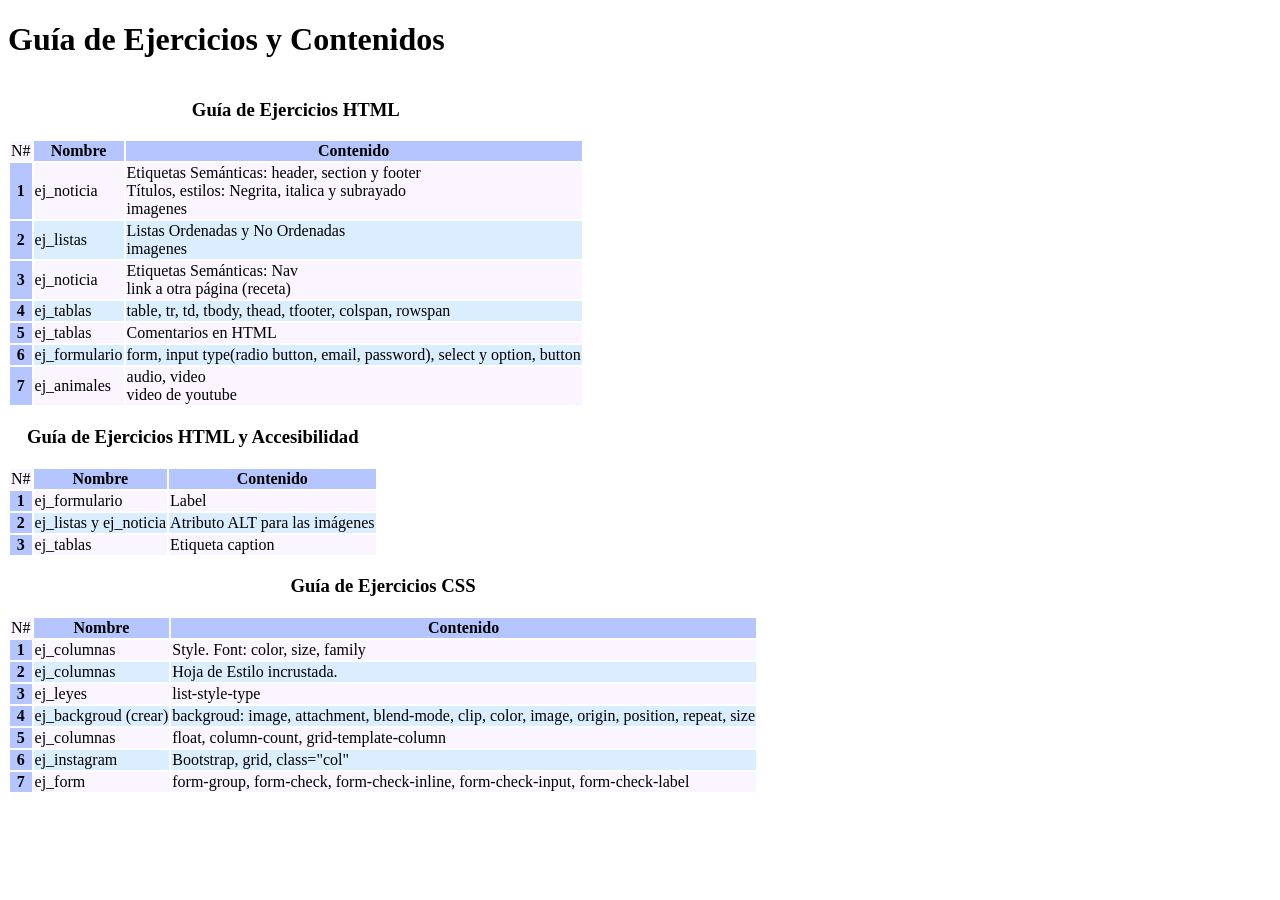
<file: index.html>
<!DOCTYPE html>
<html lang="es">
<head>
    <meta charset="UTF-8">
    <title>Guía de Ejercicios y Contenidos</title>
    <style>
        body{font-family: Calibri; align-self: center}
        table th {background-color: #b4c5ff; }

        table tr:nth-child(odd) {background-color: #faf5ff;}

        table tr:nth-child(even) {background-color: #dbeeff;}
    </style>
</head>
<body>
<h1>Guía de Ejercicios y Contenidos</h1>
<table>
    <caption><h3>Guía de Ejercicios HTML</h3></caption>
    <thead>
    <tr>
        <td>N#</td>
        <th>Nombre</th>
        <th>Contenido</th>
    </tr>
    </thead>
    <tbody>
    <tr>
        <th>1</th>
        <td>ej_noticia</td>
        <td>Etiquetas Semánticas: header, section y footer
            <br> Títulos, estilos: Negrita, italica y subrayado <br> imagenes </td>
    </tr>
    <tr>
        <th>2</th>
        <td>ej_listas</td>
        <td>Listas Ordenadas y No Ordenadas <br> imagenes</td>
    </tr>
    <tr>
        <th>3</th>
        <td>ej_noticia</td>
        <td>Etiquetas Semánticas: Nav <br> link a otra página (receta)</td>
    </tr>
    <tr>
        <th>4</th>
        <td>ej_tablas</td>
        <td>table, tr, td, tbody, thead, tfooter, colspan, rowspan</td>
    </tr>
    <tr>
        <th>5</th>
        <td>ej_tablas</td>
        <td>Comentarios en HTML</td>
    </tr>
    <tr>
        <th>6</th>
        <td>ej_formulario</td>
        <td>form, input type(radio button, email, password), select y option, button</td>
    </tr>

    <tr>
        <th>7</th>
        <td>ej_animales</td>
        <td>audio, video <br>
        video de youtube</td>
    </tr>
    </tbody>
</table>

<table>
    <caption><h3>Guía de Ejercicios HTML y Accesibilidad</h3></caption>
    <thead>
    <tr>
        <td>N#</td>
        <th>Nombre</th>
        <th>Contenido</th>
    </tr>
    </thead>
    <tbody>
    <tr>
        <th>1</th>
        <td>ej_formulario</td>
        <td>Label</td>
    </tr>
    <tr>
        <th>2</th>
        <td>ej_listas y ej_noticia</td>
        <td>Atributo ALT para las imágenes</td>
    </tr>
    <tr>
        <th>3</th>
        <td>ej_tablas</td>
        <td>Etiqueta caption</td>
    </tr>
    </tbody>
</table>

<table>
    <caption><h3>Guía de Ejercicios CSS</h3></caption>
    <thead>
    <tr>
        <td>N#</td>
        <th>Nombre</th>
        <th>Contenido</th>
    </tr>
    </thead>
    <tbody>
    <tr>
        <th>1</th>
        <td>ej_columnas</td>
        <td>Style. Font: color, size, family</td>
    </tr>
    <tr>
        <th>2</th>
        <td>ej_columnas</td>
        <td>Hoja de Estilo incrustada.</td>
    </tr>
    <tr>
        <th>3</th>
        <td>ej_leyes</td>
        <td>list-style-type</td>
    </tr>
    <tr>
        <th>4</th>
        <td>ej_backgroud (crear)</td>
        <td>backgroud: image, attachment, blend-mode, clip, color, image, origin, position, repeat, size</td>
    </tr>
    <tr>
        <th>5</th>
        <td>ej_columnas</td>
        <td>float, column-count, grid-template-column</td>
    </tr>
    <tr>
        <th>6</th>
        <td>ej_instagram</td>
        <td>Bootstrap, grid, class="col"</td>
    </tr>

    <tr>
        <th>7</th>
        <td>ej_form</td>
        <td>form-group, form-check, form-check-inline, form-check-input, form-check-label</td>
    </tr>
    </tbody>
</table>
</body>
</html>
</file>
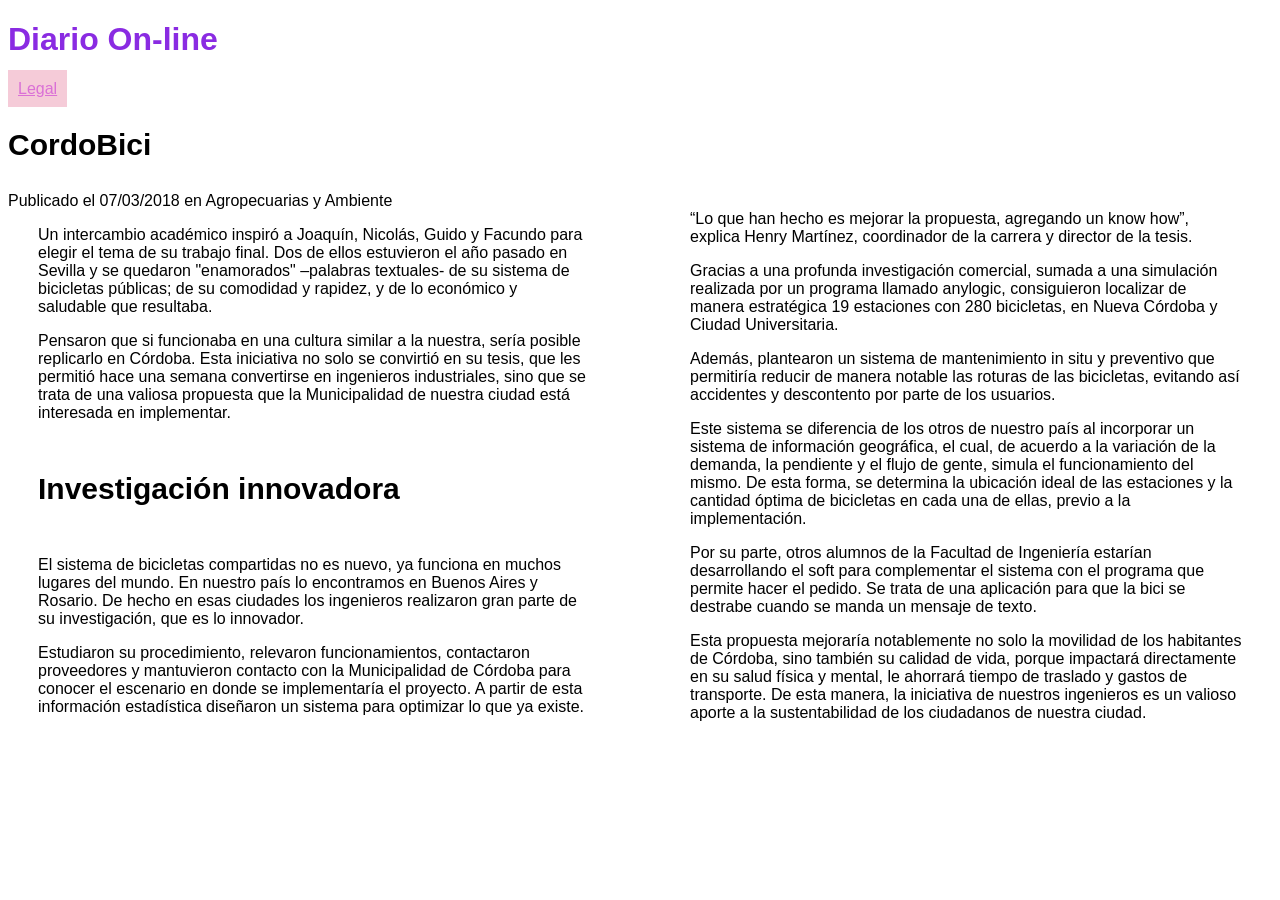
<file: Ejercicios-CSS/ej_columnas.html>
<!DOCTYPE html>
<html lang="es">
<head>
    <meta charset="UTF-8">
    <title>Ejercicio Columnas</title>
    <style>
        #tituloPrincipal{color: blueviolet;}

        .tituloNoticia{font-size: 30px;}

        body{font-family: Tahoma, Arial;}

        a:link, a:visited {
            color: orchid;
        }
        a:hover{
            font-size: 1.4em;
        }
        a:active{
            font-weight: bold;
        }

        article{
            column-count: 2;
            column-gap: 100px;
            margin: 0 30px;
        }

        a{
            background-color: #f5cbd8;
            padding: 10px;
        }
        a:hover{
            background-color: #e0529e;
            -webkit-transition: background-color 1s linear;
            transition: background-color 1s linear;
        }
    </style>
</head>
<body>
<!--Cree los estilos CSS necesarios para que el texto se visualice en 2 columnas-->
<header>
    <h1 id="tituloPrincipal">Diario On-line</h1>
</header>
<a href="ej_leyes.html" target="_blank">Legal</a>
<section>
    <h3 class="tituloNoticia" >CordoBici</h3>
    Publicado el 07/03/2018 en Agropecuarias y Ambiente
    <article>
        <div class="columna1">
            <p>
                Un intercambio académico inspiró a Joaquín, Nicolás, Guido y Facundo para elegir el tema de su trabajo final.
                Dos de ellos estuvieron el año pasado en Sevilla y se quedaron "enamorados" –palabras textuales- de su
                sistema de bicicletas públicas; de su comodidad y rapidez, y de lo económico y saludable que resultaba.
            </p>

            <p>
                Pensaron que si funcionaba en una cultura similar a la nuestra, sería posible replicarlo en Córdoba.
                Esta iniciativa no solo se convirtió en su tesis, que les permitió hace una semana convertirse en ingenieros
                industriales, sino que se trata de una valiosa propuesta que la Municipalidad de nuestra ciudad está
                interesada en implementar.
            </p>

            <h5 class="tituloNoticia">Investigación innovadora</h5>

            <p>
                El sistema de bicicletas compartidas no es nuevo, ya funciona en muchos lugares del mundo. En nuestro país
                lo encontramos en Buenos Aires y Rosario. De hecho en esas ciudades los ingenieros realizaron gran parte de
                su investigación, que es lo innovador.
            </p>

            <p>
                Estudiaron su procedimiento, relevaron funcionamientos, contactaron proveedores y mantuvieron contacto con
                la Municipalidad de Córdoba para conocer el escenario en donde se implementaría el proyecto.  A partir de
                esta información estadística diseñaron un sistema para optimizar lo que ya existe. “Lo que han hecho es
                mejorar la propuesta, agregando un know how”, explica Henry Martínez, coordinador de la carrera y director
                de la tesis.
            </p>
        </div>
        <div class="columna2">
            <p>
                Gracias a una profunda investigación comercial, sumada a una simulación realizada por un programa llamado
                anylogic, consiguieron localizar de manera estratégica 19 estaciones con 280 bicicletas, en Nueva Córdoba y
                Ciudad Universitaria.
            </p>

            <p>
                Además, plantearon un sistema de mantenimiento in situ y preventivo que permitiría reducir de manera notable
                las roturas de las bicicletas, evitando así accidentes y descontento por parte de los usuarios.
            </p>

            <p>
                Este sistema se diferencia de los otros de nuestro país al incorporar un sistema de información geográfica,
                el cual, de acuerdo a la variación de la demanda, la pendiente y el flujo de gente, simula el funcionamiento
                del mismo. De esta forma, se determina la ubicación ideal de las estaciones y la cantidad óptima de
                bicicletas en cada una de ellas, previo a la implementación.
            </p>

            <p>
                Por su parte, otros alumnos de la Facultad de Ingeniería estarían desarrollando el soft para complementar
                el sistema con el programa que permite hacer el pedido.  Se trata de una aplicación para que la bici se
                destrabe cuando se manda un mensaje de texto.
            </p>

            <p>
                Esta propuesta mejoraría notablemente no solo la movilidad de los habitantes de Córdoba, sino también su
                calidad de vida, porque impactará directamente en su salud física y mental, le ahorrará tiempo de traslado
                y gastos de transporte. De esta manera, la iniciativa de nuestros ingenieros es un valioso aporte a la
                sustentabilidad de los ciudadanos de nuestra ciudad.
            </p>
        </div>
    </article>
</section>

</body>
</html>
</file>
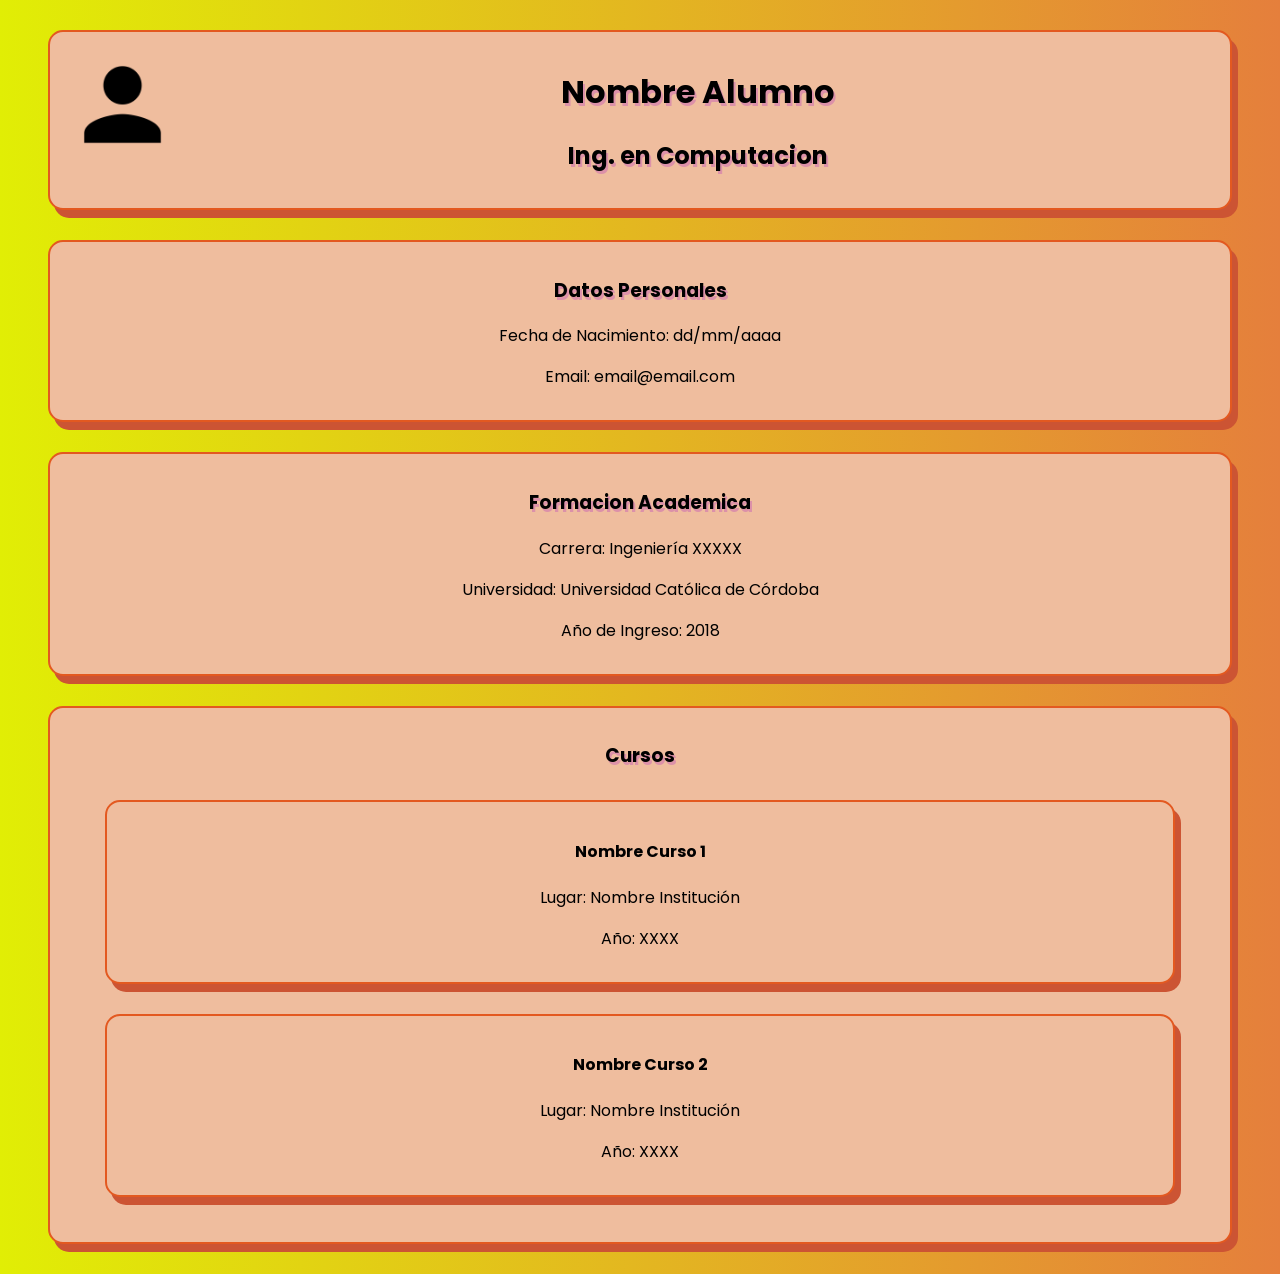
<file: Ejercicios-CSS/ej_cv.html>
<!DOCTYPE html>
<html lang="es">
<head>
    <meta charset="UTF-8">
    <title>CV Nombre Apellido</title>
    <link rel="preconnect" href="https://fonts.googleapis.com">
    <link rel="preconnect" href="https://fonts.gstatic.com" crossorigin>
    <link href="https://fonts.googleapis.com/css2?family=Poppins:wght@300;500&display=swap" rel="stylesheet">
    <link rel="shortcut icon" href="imagenes/favicon.png">
    <link rel="stylesheet" href="estiloCV.css" type="text/css">

</head>
<body>

<div>
    <img id="usuario" src="imagenes/logo_persona.png">
    <h1 class="tituloPrincipal">Nombre Alumno</h1>
    <h2>Ing. en Computacion</h2>
</div>

<div>
    <h3>Datos Personales</h3>
    <p><span>Fecha de Nacimiento:</span> dd/mm/aaaa</p>
    <p><span>Email:</span> email@email.com</p>
</div>

<div>
    <h3>Formacion Academica</h3>
    <p><span>Carrera:</span> Ingeniería XXXXX</p>
    <p><span>Universidad:</span> Universidad Católica de Córdoba</p>
    <p><span>Año de Ingreso:</span> 2018</p>
</div>

<div>
    <h3>Cursos</h3>

    <div>
        <h4>Nombre Curso 1</h4>
        <p><span>Lugar:</span> Nombre Institución</p>
        <p><span>Año:</span> XXXX </p>
    </div>

    <div>
        <h4>Nombre Curso 2</h4>
        <p><span>Lugar:</span> Nombre Institución</p>
        <p><span>Año:</span> XXXX </p>
    </div>
</div>

</body>
</html>
</file>
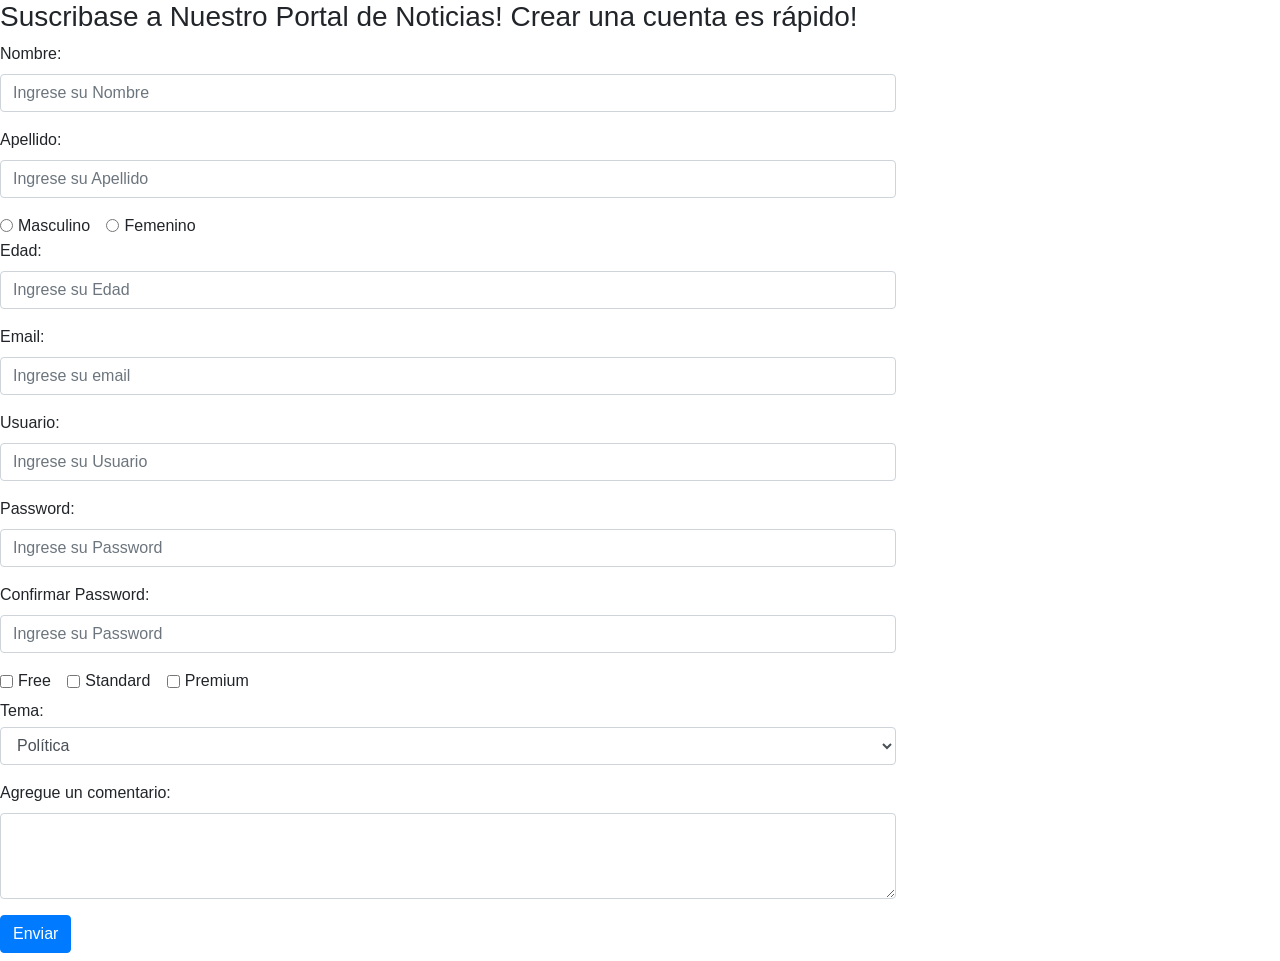
<file: Ejercicios-CSS/ej_formulario.html>
<!DOCTYPE html>
<html lang="es">
<head>
    <meta charset="UTF-8">
    <title>Ejercicio Formulario</title>
    <link rel="stylesheet" href="https://stackpath.bootstrapcdn.com/bootstrap/4.1.3/css/bootstrap.min.css" integrity="sha384-MCw98/SFnGE8fJT3GXwEOngsV7Zt27NXFoaoApmYm81iuXoPkFOJwJ8ERdknLPMO" crossorigin="anonymous">

    <script src="https://code.jquery.com/jquery-3.3.1.slim.min.js" integrity="sha384-q8i/X+965DzO0rT7abK41JStQIAqVgRVzpbzo5smXKp4YfRvH+8abtTE1Pi6jizo" crossorigin="anonymous"></script>
    <script src="https://cdnjs.cloudflare.com/ajax/libs/popper.js/1.14.3/umd/popper.min.js" integrity="sha384-ZMP7rVo3mIykV+2+9J3UJ46jBk0WLaUAdn689aCwoqbBJiSnjAK/l8WvCWPIPm49" crossorigin="anonymous"></script>
    <script src="https://stackpath.bootstrapcdn.com/bootstrap/4.1.3/js/bootstrap.min.js" integrity="sha384-ChfqqxuZUCnJSK3+MXmPNIyE6ZbWh2IMqE241rYiqJxyMiZ6OW/JmZQ5stwEULTy" crossorigin="anonymous"></script>

    <style>
        form{
            width: 70%;
        }
    </style>
</head>
<body>
<h3>Suscribase a Nuestro Portal de Noticias! Crear una cuenta es rápido!</h3>
<div>
    <form>
        <div class="form-group">
            <label for="input_nombre">Nombre:</label>
            <input type="text" class="form-control" id="input_nombre" aria-describedby="nombre" placeholder="Ingrese su Nombre">
        </div>
        <div class="form-group">
            <label for="input_apellido">Apellido:</label>
            <input type="text" class="form-control" id="input_apellido" aria-describedby="apellido" placeholder="Ingrese su Apellido">
        </div>

        <div class="form-check form-check-inline">
            <input class="form-check-input" type="radio" name="radioButton_sexo" id="sexoM" value="masculino">
            <label class="form-check-label" for="sexoM">Masculino</label>
        </div>
        <div class="form-check form-check-inline">
            <input class="form-check-input" type="radio" name="radioButton_sexo" id="sexoF" value="femenino">
            <label class="form-check-label" for="sexoF">Femenino</label>
        </div>

        <div class="form-group">
            <label for="input_edad">Edad:</label>
            <input type="text" class="form-control" id="input_edad" aria-describedby="edad" placeholder="Ingrese su Edad">
        </div>

        <div class="form-group">
            <label for="input_nombre">Email:</label>
            <input type="email" class="form-control" id="input_email" aria-describedby="email" placeholder="Ingrese su email">
        </div>

        <div class="form-group">
            <label for="input_usuario">Usuario:</label>
            <input type="text" class="form-control" id="input_usuario" aria-describedby="usuario" placeholder="Ingrese su Usuario">
        </div>
        <div class="form-group">
            <label for="input_password">Password:</label>
            <input type="password" class="form-control" id="input_password" aria-describedby="password" placeholder="Ingrese su Password">
        </div>
        <div class="form-group">
            <label for="input_conf-password">Confirmar Password:</label>
            <input type="password" class="form-control" id="input_conf-password" aria-describedby="confirmar password" placeholder="Ingrese su Password">
        </div>

        <div class="form-check form-check-inline">
            <input class="form-check-input" type="checkbox" id="chk_free" value="free">
            <label class="form-check-label" for="chk_free">Free</label>
        </div>
        <div class="form-check form-check-inline">
            <input class="form-check-input" type="checkbox" id="chk_standard" value="standard">
            <label class="form-check-label" for="chk_standard">Standard</label>
        </div>
        <div class="form-check form-check-inline">
            <input class="form-check-input" type="checkbox" id="chk_premium" value="premium">
            <label class="form-check-label" for="chk_premium">Premium</label>
        </div>

        <div class="form-group">
            <label class="my-1 mr-2" for="input_tema">Tema:</label>
            <select class="form-control" id="input_tema">
                <option>Política</option>
                <option>Negocios</option>
                <option>Tecnología</option>
                <option>Salud</option>
            </select>
        </div>

        <div class="form-group">
            <label for="textarea_comentario">Agregue un comentario:</label>
            <textarea class="form-control" id="textarea_comentario" rows="3"></textarea>
        </div>

        <button type="submit" class="btn btn-primary mb-2">Enviar</button>
    </form>
</div>
</body>
</html>
</file>
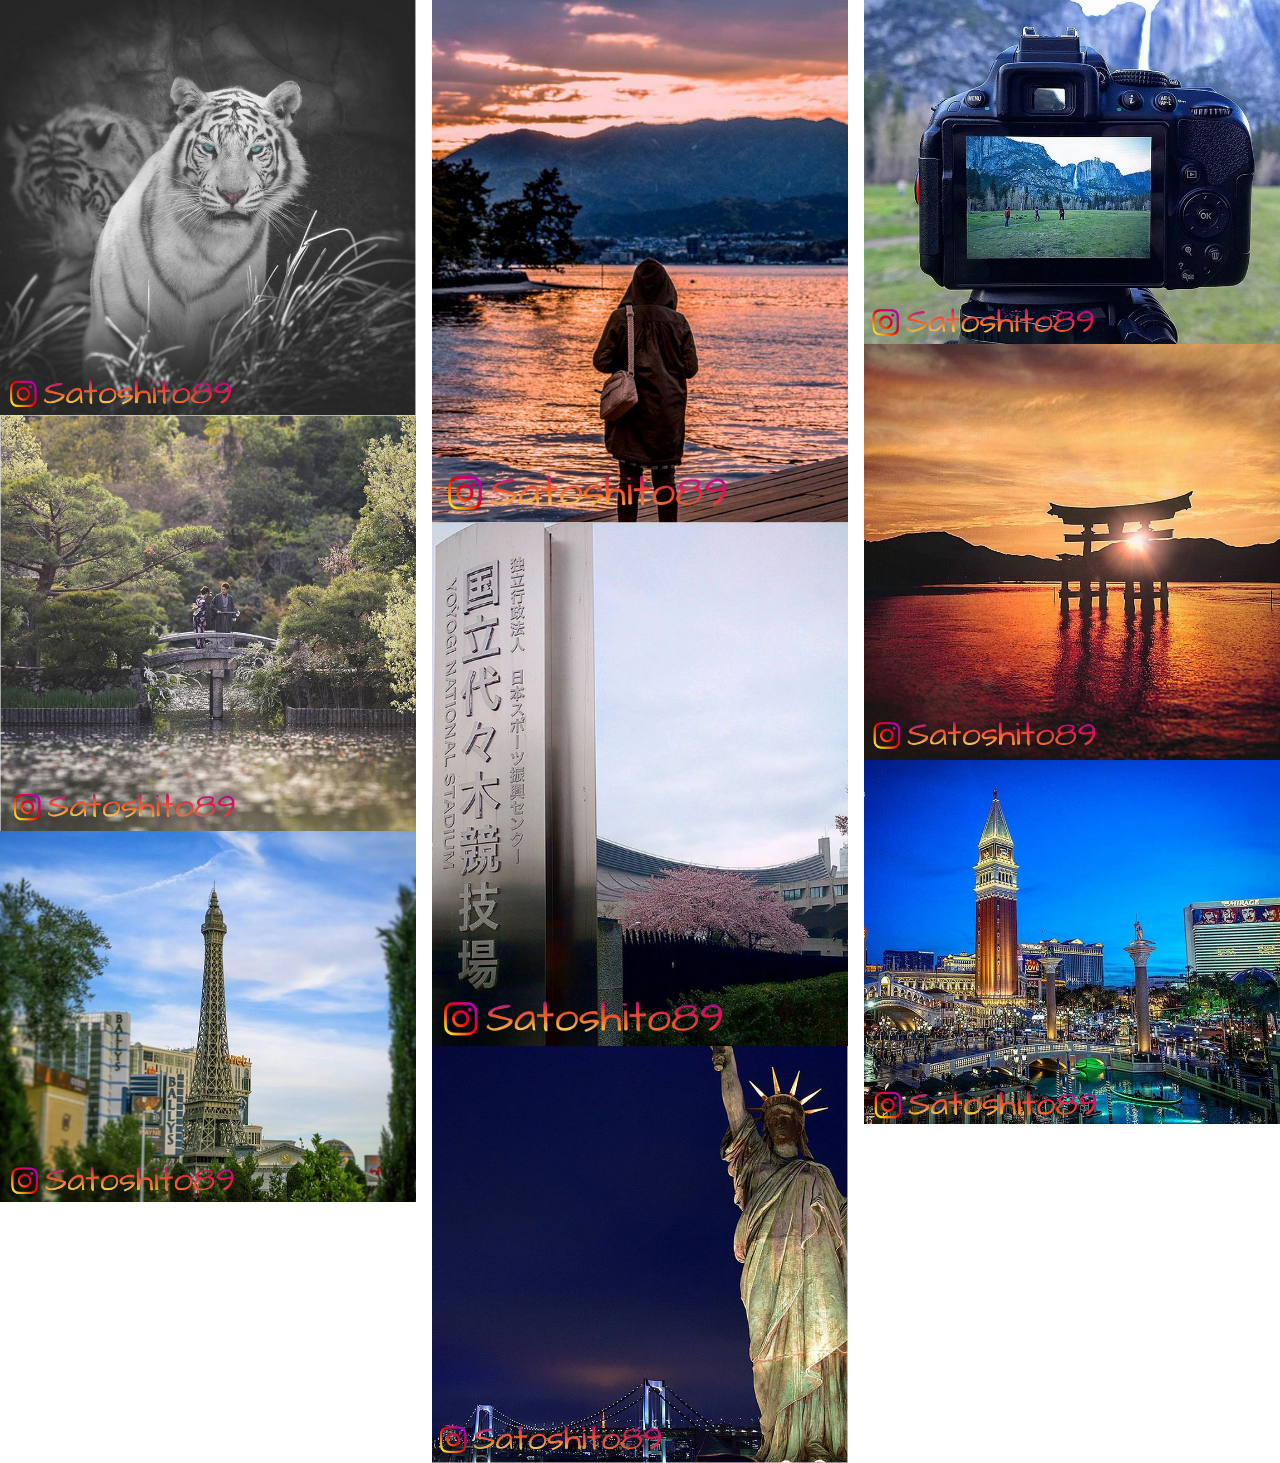
<file: Ejercicios-CSS/ej_instagram.html>
<!DOCTYPE html>
<html lang="en">
<head>
    <meta charset="UTF-8">
    <title>Instagram</title>
    <link href="https://cdn.jsdelivr.net/npm/bootstrap@5.2.0-beta1/dist/css/bootstrap.min.css" rel="stylesheet" integrity="sha384-0evHe/X+R7YkIZDRvuzKMRqM+OrBnVFBL6DOitfPri4tjfHxaWutUpFmBp4vmVor" crossorigin="anonymous">
    <meta name="viewport" content="width=device-width, user-scalable=no">
    <script src="https://cdn.jsdelivr.net/npm/bootstrap@5.2.0-beta1/dist/js/bootstrap.bundle.min.js" integrity="sha384-pprn3073KE6tl6bjs2QrFaJGz5/SUsLqktiwsUTF55Jfv3qYSDhgCecCxMW52nD2" crossorigin="anonymous"></script>
    <style>
        @media (max-width: 600px) {
            body{
                column-count: 1;
            }
        }
        
        @media (min-width: 601px) {
            body{
                column-count: 3;
            }
        }

        img{
            width: 100%;
        }
    </style>
    </head>
<body>

<div>
    <div>
        <img src="imagenes/satoshito89_01.png">
    </div>
    <div>
        <img src="imagenes/satoshito89_02.png">
    </div>
    <div>
        <img src="imagenes/satoshito89_03.png">
    </div>
</div>

<div>
    <div>
        <img src="imagenes/satoshito89_04.png">
    </div>
    <div>
        <img src="imagenes/satoshito89_05.png">
    </div>
    <div>
        <img src="imagenes/satoshito89_06.png">
    </div>
</div>

<div>
    <div>
        <img src="imagenes/satoshito89_07.png">
    </div>
    <div>
        <img src="imagenes/satoshito89_08.png">
    </div>
    <div>
        <img src="imagenes/satoshito89_09.png">
    </div>
</div>
</body>
</html>
</file>
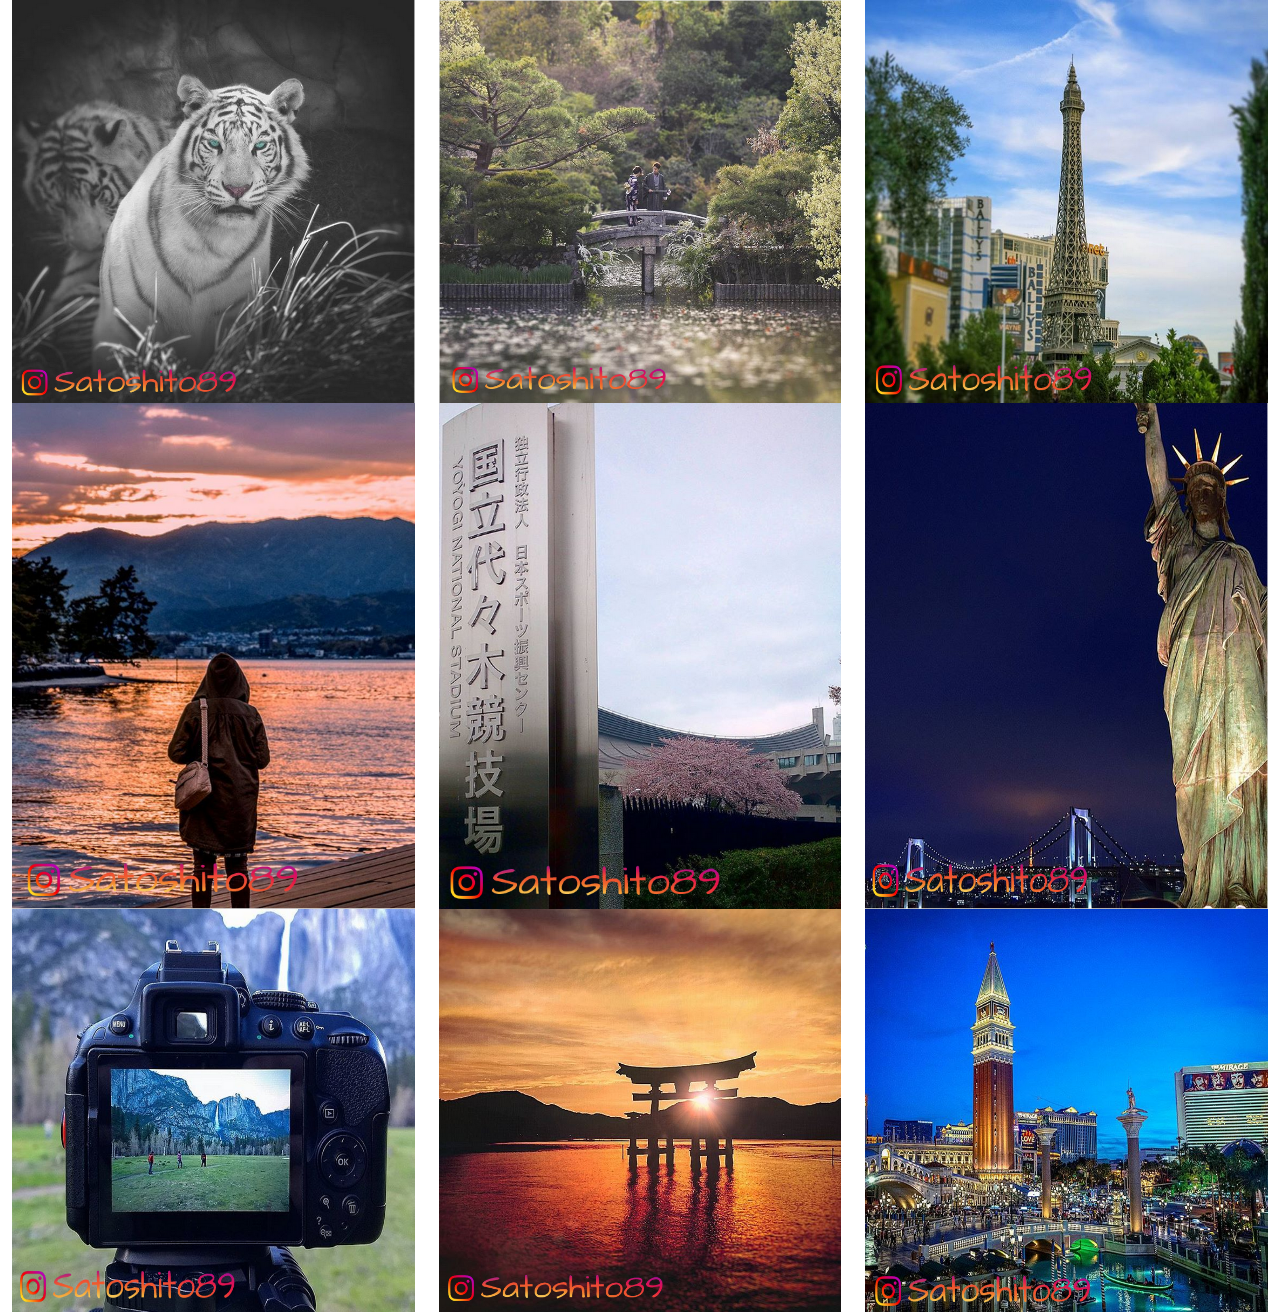
<file: Ejercicios-CSS/ej_instagram2.html>
<!DOCTYPE html>
<html lang="en">
<head>
    <meta charset="UTF-8">
    <title>Instagram</title>
    <link href="https://cdn.jsdelivr.net/npm/bootstrap@5.2.0-beta1/dist/css/bootstrap.min.css" rel="stylesheet" integrity="sha384-0evHe/X+R7YkIZDRvuzKMRqM+OrBnVFBL6DOitfPri4tjfHxaWutUpFmBp4vmVor" crossorigin="anonymous">
    <meta name="viewport" content="width=device-width, user-scalable=no">
    <script src="https://cdn.jsdelivr.net/npm/bootstrap@5.2.0-beta1/dist/js/bootstrap.bundle.min.js" integrity="sha384-pprn3073KE6tl6bjs2QrFaJGz5/SUsLqktiwsUTF55Jfv3qYSDhgCecCxMW52nD2" crossorigin="anonymous"></script>
    <style>
        img{
            width: 100%;
            height: 100%;
        }
    </style>
    </head>
<body>

<div class="container-fluid">
    <div class="row">
        <div class="col-md-4 col-sm-12">
            <img src="imagenes/satoshito89_01.png">
        </div>
        <div class="col-md-4 col-sm-12">
            <img src="imagenes/satoshito89_02.png">
        </div>
        <div class="col-md-4 col-sm-12">
            <img src="imagenes/satoshito89_03.png">
        </div>
    </div>

    <div class="row">
        <div class="col-md-4 col-sm-12">
            <img src="imagenes/satoshito89_04.png">
        </div>
        <div class="col-md-4 col-sm-12">
            <img src="imagenes/satoshito89_05.png">
        </div>
        <div class="col-md-4 col-sm-12">
            <img src="imagenes/satoshito89_06.png">
        </div>
    </div>

    <div class="row">
        <div class="col-md-4 col-sm-12">
            <img src="imagenes/satoshito89_07.png">
        </div>
        <div class="col-md-4 col-sm-12">
            <img src="imagenes/satoshito89_08.png">
        </div>
        <div class="col-md-4 col-sm-12">
            <img src="imagenes/satoshito89_09.png">
        </div>
    </div>
</div>
</body>
</html>
</file>
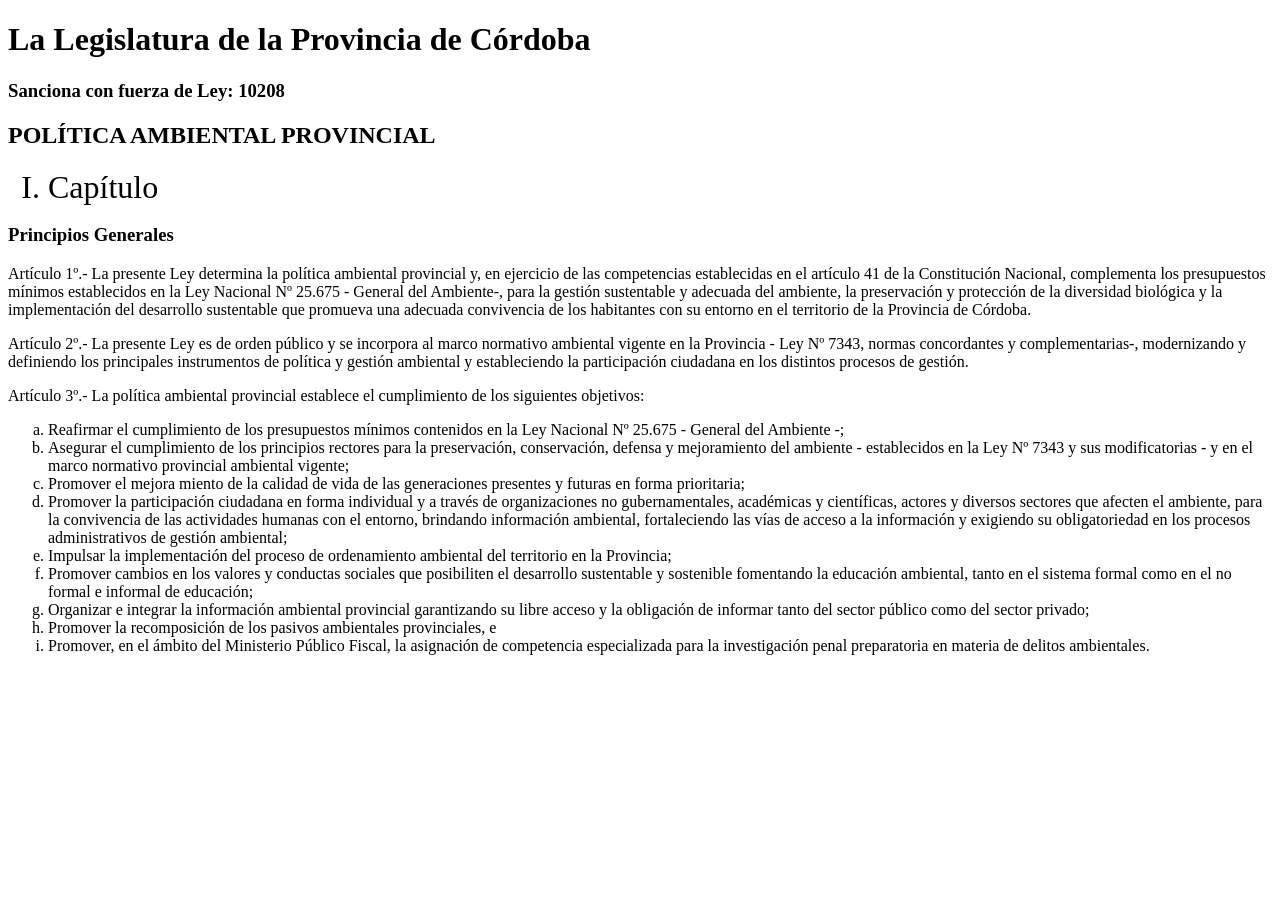
<file: Ejercicios-CSS/ej_leyes.html>
<!DOCTYPE html>
<html lang="en">
<head>
    <meta charset="UTF-8">
    <title>Ley 10.208 - Política Ambiental Provincial</title>
    <style>
        ol.titulo li{
            list-style-type: upper-roman;
            font-size: 2em;
        }
        ol.subitems li{
            list-style-type: lower-alpha;
        }
    </style>
</head>
<body>
<h1>La Legislatura de la Provincia de Córdoba</h1>
<h3>Sanciona con fuerza de Ley: 10208</h3>
<h2>POLÍTICA AMBIENTAL PROVINCIAL</h2>

<ol class="titulo">
    <li>Capítulo</li>
</ol>

<h3>Principios Generales</h3>
<p><span>Artículo 1º.-</span> La  presente  Ley  determina  la  política  ambiental  provincial  y,  en
    ejercicio de las competencias establecidas en el artículo 41 de la
    Constitución  Nacional,  complementa  los  presupuestos  mínimos establecidos en la Ley Nacional Nº 25.675 -
    General del Ambiente-, para  la  gestión  sustentable  y  adecuada  del  ambiente, la  preservación  y
    protección  de  la  diversidad  biológica  y  la implementación  del  desarrollo  sustentable  que  promueva  una
    adecuada  convivencia  de  los  habitantes  con  su  entorno  en  el territorio de la Provincia de Córdoba.
</p>
<p>
    <span>Artículo 2º.-</span> La  presente  Ley  es  de  orden  público  y  se  incorpora  al  marco
    normativo  ambiental  vigente  en  la  Provincia - Ley  Nº 7343, normas   concordantes   y   complementarias-,
    modernizando   y definiendo  los  principales  instrumentos  de  política  y  gestión
    ambiental  y  estableciendo  la  participación  ciudadana en  los distintos procesos de gestión.
</p>
<p>
    <span>Artículo 3º.-</span> La política ambiental provincial establece el cumplimiento de los
    siguientes objetivos:
<ol class="subitems">
    <li>Reafirmar   el   cumplimiento   de   los   presupuestos   mínimos contenidos   en   la   Ley   Nacional   Nº 25.675
        - General   del Ambiente -;</li>
    <li>
        Asegurar  el  cumplimiento  de  los  principios  rectores  para  la preservación,   conservación,   defensa   y
        mejoramiento   del ambiente - establecidos en la Ley Nº 7343 y sus modificatorias -
        y en el marco normativo provincial ambiental vigente;
    </li>
    <li>
        Promover  el  mejora miento  de  la  calidad  de  vida  de  las generaciones presentes y futuras en forma prioritaria;
    </li>
    <li>
        Promover la participación ciudadana en forma individual y a través  de  organizaciones  no  gubernamentales,
        académicas  y científicas,   actores   y   diversos   sectores   que   afecten   el ambiente, para la convivencia
        de las actividades humanas con el  entorno,  brindando  información  ambiental,  fortaleciendo las vías de acceso
        a la información y exigiendo su obligatoriedad  en  los  procesos  administrativos  de  gestión ambiental;
    </li>
    <li>
        Impulsar  la  implementación  del  proceso  de  ordenamiento ambiental del territorio en la Provincia;
    </li>
    <li>
        Promover  cambios  en  los  valores  y  conductas  sociales  que
        posibiliten el desarrollo sustentable y sostenible fomentando la
        educación ambiental, tanto en el sistema formal como en el no formal e informal de educación;
    </li>
    <li>
        Organizar  e  integrar  la  información  ambiental  provincial
        garantizando su libre acceso y la obligación de informar tanto del sector público como del sector privado;
    </li>
    <li>
        Promover   la   recomposición   de   los   pasivos   ambientales provinciales, e
    </li>
    <li>
        Promover, en  el  ámbito  del  Ministerio  Público  Fiscal, la asignación de competencia especializada
        para la investigación   penal   preparatoria   en   materia   de   delitos ambientales.
    </li>
</ol>
</p>
</body>
</html>
</file>
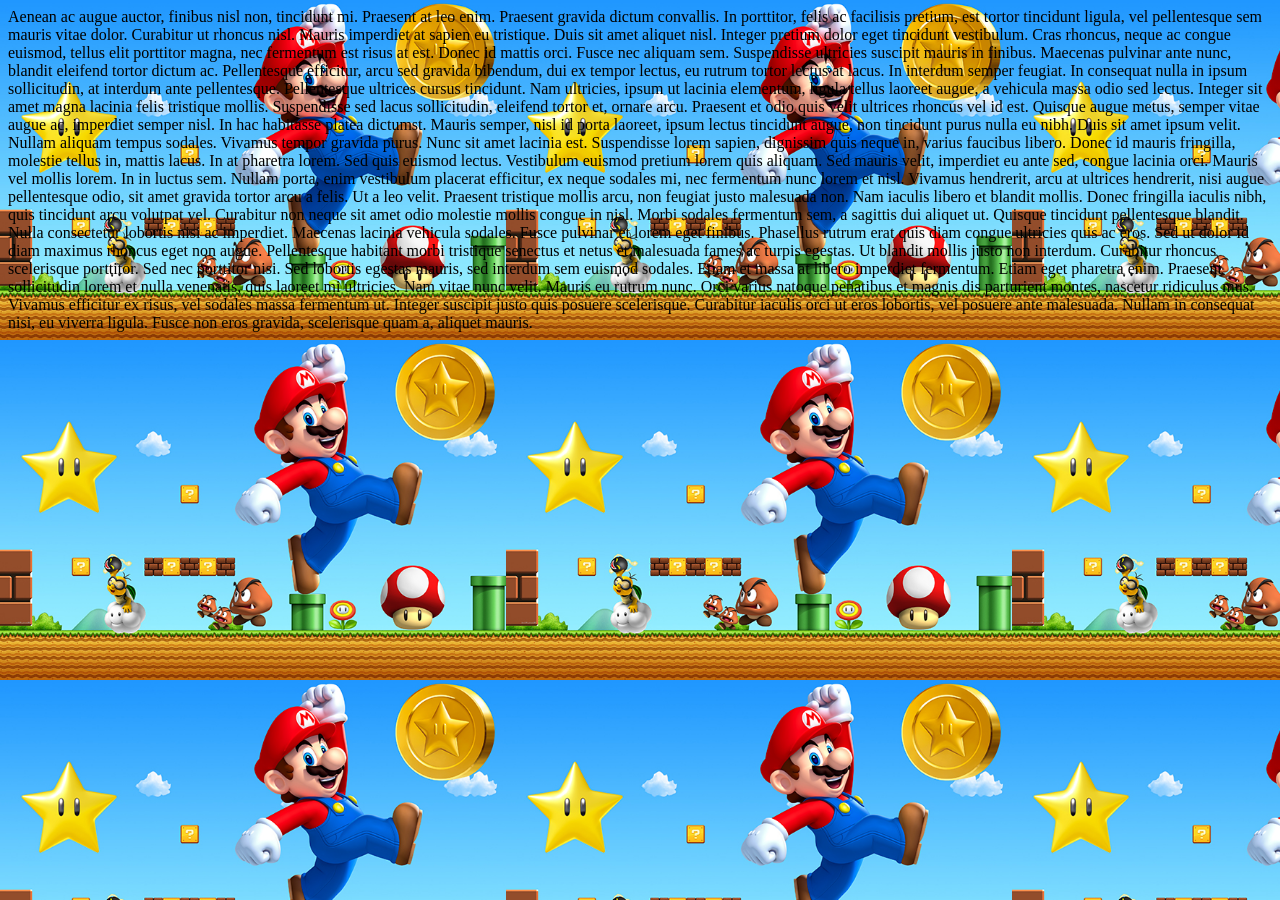
<file: Ejercicios-CSS/fondo.html>
<!DOCTYPE html>
<html lang="en">
<head>
    <meta charset="UTF-8">
    <title>Title</title>
  <style>
    body{
      background-color: #7bd3e7;
      background-image: url("imagenes/fondo_mario.jpg");
      background-repeat: repeat;
      background-size: contain;
        background-attachment: scroll;
    }
  </style>
</head>
<body>

Aenean ac augue auctor, finibus nisl non, tincidunt mi. Praesent at leo enim. Praesent gravida dictum convallis. In porttitor, felis ac facilisis pretium, est tortor tincidunt ligula, vel pellentesque sem mauris vitae dolor. Curabitur ut rhoncus nisl. Mauris imperdiet at sapien eu tristique. Duis sit amet aliquet nisl. Integer pretium dolor eget tincidunt vestibulum. Cras rhoncus, neque ac congue euismod, tellus elit porttitor magna, nec fermentum est risus at est. Donec id mattis orci. Fusce nec aliquam sem. Suspendisse ultricies suscipit mauris in finibus. Maecenas pulvinar ante nunc, blandit eleifend tortor dictum ac. Pellentesque efficitur, arcu sed gravida bibendum, dui ex tempor lectus, eu rutrum tortor lectus at lacus.

In interdum semper feugiat. In consequat nulla in ipsum sollicitudin, at interdum ante pellentesque. Pellentesque ultrices cursus tincidunt. Nam ultricies, ipsum ut lacinia elementum, ligula tellus laoreet augue, a vehicula massa odio sed lectus. Integer sit amet magna lacinia felis tristique mollis. Suspendisse sed lacus sollicitudin, eleifend tortor et, ornare arcu. Praesent et odio quis velit ultrices rhoncus vel id est. Quisque augue metus, semper vitae augue ac, imperdiet semper nisl. In hac habitasse platea dictumst. Mauris semper, nisl id porta laoreet, ipsum lectus tincidunt augue, non tincidunt purus nulla eu nibh. Duis sit amet ipsum velit. Nullam aliquam tempus sodales. Vivamus tempor gravida purus.

Nunc sit amet lacinia est. Suspendisse lorem sapien, dignissim quis neque in, varius faucibus libero. Donec id mauris fringilla, molestie tellus in, mattis lacus. In at pharetra lorem. Sed quis euismod lectus. Vestibulum euismod pretium lorem quis aliquam. Sed mauris velit, imperdiet eu ante sed, congue lacinia orci. Mauris vel mollis lorem. In in luctus sem. Nullam porta, enim vestibulum placerat efficitur, ex neque sodales mi, nec fermentum nunc lorem et nisl. Vivamus hendrerit, arcu at ultrices hendrerit, nisi augue pellentesque odio, sit amet gravida tortor arcu a felis.

Ut a leo velit. Praesent tristique mollis arcu, non feugiat justo malesuada non. Nam iaculis libero et blandit mollis. Donec fringilla iaculis nibh, quis tincidunt arcu volutpat vel. Curabitur non neque sit amet odio molestie mollis congue in nisl. Morbi sodales fermentum sem, a sagittis dui aliquet ut. Quisque tincidunt pellentesque blandit. Nulla consectetur lobortis nisi ac imperdiet. Maecenas lacinia vehicula sodales. Fusce pulvinar et lorem eget finibus. Phasellus rutrum erat quis diam congue ultricies quis ac eros. Sed ut dolor id diam maximus rhoncus eget non augue. Pellentesque habitant morbi tristique senectus et netus et malesuada fames ac turpis egestas.

Ut blandit mollis justo non interdum. Curabitur rhoncus scelerisque porttitor. Sed nec porttitor nisi. Sed lobortis egestas mauris, sed interdum sem euismod sodales. Etiam et massa at libero imperdiet fermentum. Etiam eget pharetra enim. Praesent sollicitudin lorem et nulla venenatis, quis laoreet mi ultricies. Nam vitae nunc velit. Mauris eu rutrum nunc. Orci varius natoque penatibus et magnis dis parturient montes, nascetur ridiculus mus. Vivamus efficitur ex risus, vel sodales massa fermentum ut. Integer suscipit justo quis posuere scelerisque. Curabitur iaculis orci ut eros lobortis, vel posuere ante malesuada. Nullam in consequat nisi, eu viverra ligula. Fusce non eros gravida, scelerisque quam a, aliquet mauris.

</body>
</html>
</file>
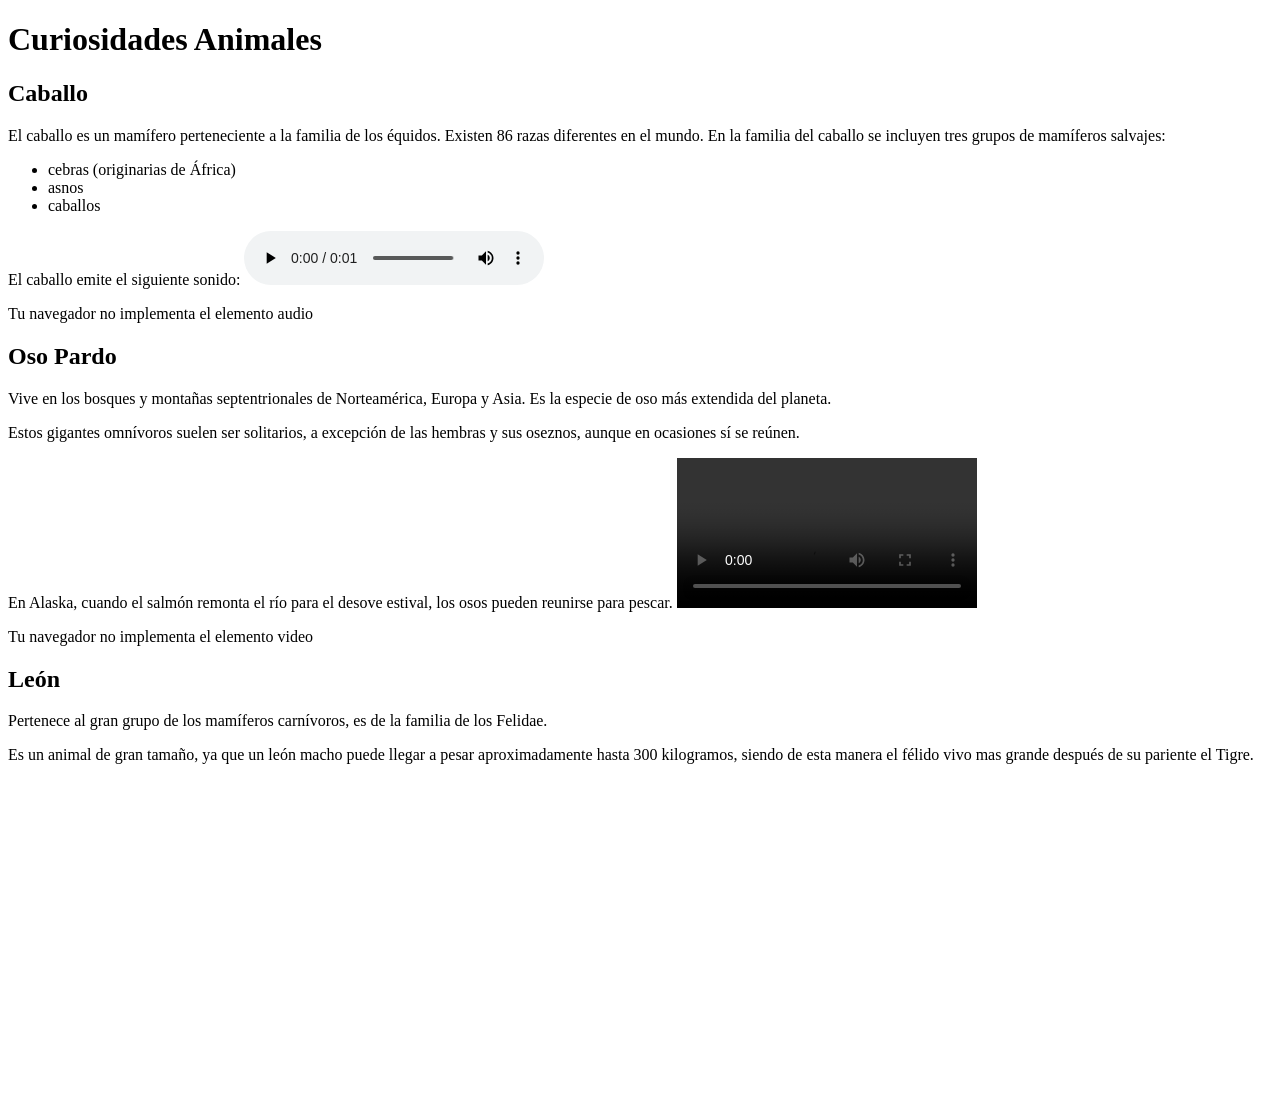
<file: Ejercicios-HTML/ej_animales.html>
<!DOCTYPE html>
<html lang="en">
<head>
    <meta charset="UTF-8">
    <title>Animales</title>
</head>
<body>
<header><h1>Curiosidades Animales</h1></header>
<div>
    <h2>Caballo</h2>
    <p>El caballo es un mamífero perteneciente a la familia de los équidos. Existen 86 razas diferentes en el mundo.
        En la familia del caballo se incluyen tres grupos de mamíferos salvajes:
    <ul>
        <li>cebras (originarias de África)</li>
        <li>asnos </li>
        <li>caballos </li>
    </ul>
    </p>
    <p>
        El caballo emite el siguiente sonido:
        <audio src="resources/horse.ogg" controls>
            <p>Tu navegador no implementa el elemento audio</p>
        </audio>
    </p>
</div>

<div>
    <h2>Oso Pardo</h2>
    <p>
        Vive en los bosques y montañas septentrionales de Norteamérica, Europa y Asia.
        Es la especie de oso más extendida del planeta.
    </p>
    <p>
        Estos gigantes omnívoros suelen ser solitarios, a excepción de las hembras y sus oseznos,
        aunque en ocasiones sí se reúnen.
    </p>
    <p>
        En Alaska, cuando el salmón remonta el río para el desove estival, los osos pueden reunirse para pescar.
        <video src="resources/movie.mp4" controls>
            <p>Tu navegador no implementa el elemento video</p>
        </video>
    </p>
</div>
<div>
    <h2>León</h2>
    <p>
        Pertenece al gran grupo de los mamíferos carnívoros, es de la familia de los Felidae.
    </p>
    <p>
        Es un animal de gran tamaño, ya que un león macho puede llegar a pesar aproximadamente hasta 300 kilogramos,
        siendo de esta manera el félido vivo mas grande después de su pariente el Tigre.
    </p>
    <iframe width="560" height="315" src="https://www.youtube.com/embed/1TVQtt_VCts" title="YouTube video player" frameborder="0" allow="accelerometer; autoplay; clipboard-write; encrypted-media; gyroscope; picture-in-picture; web-share" allowfullscreen></iframe>
</div>
</body>
</html>
</file>
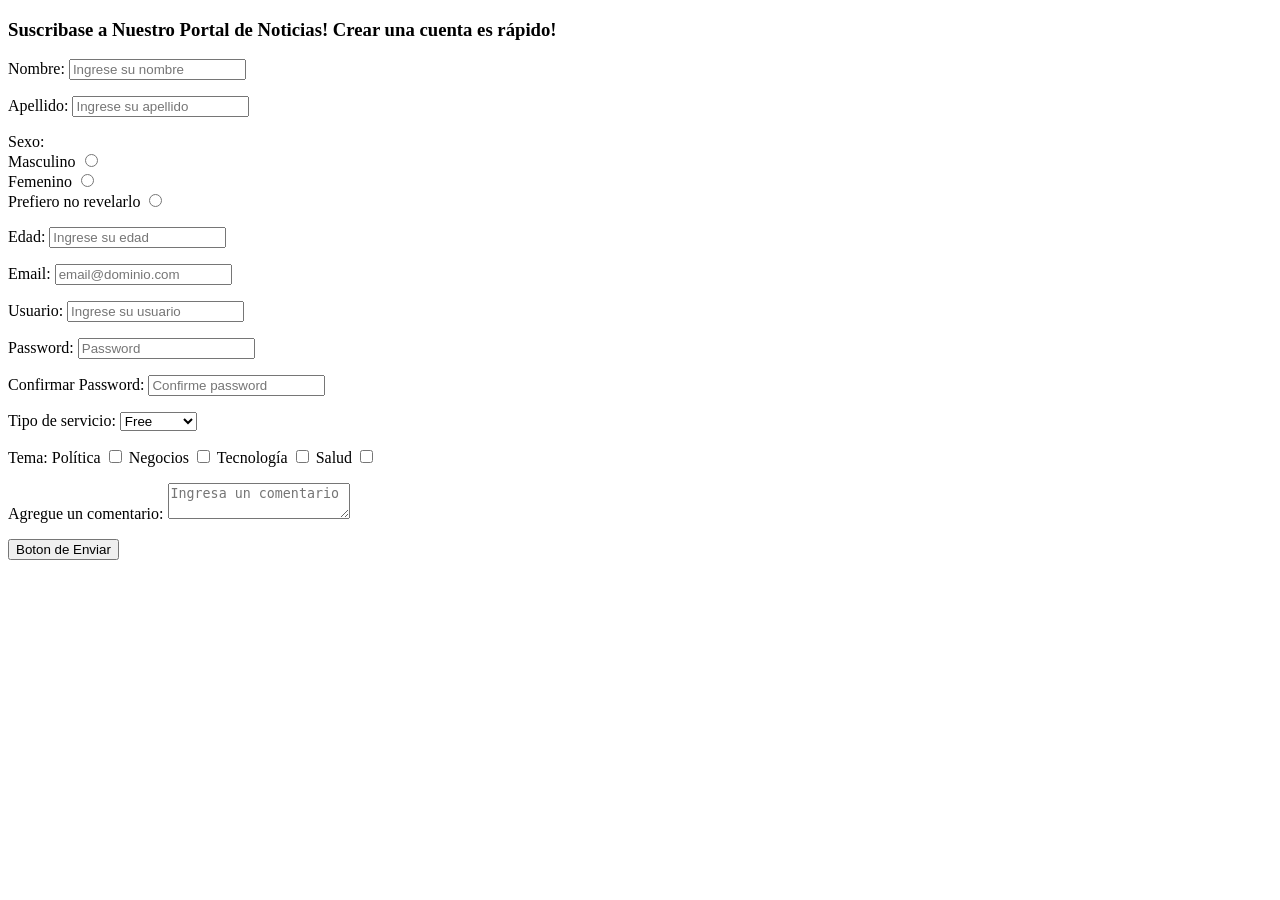
<file: Ejercicios-HTML/ej_formulario.html>
<!DOCTYPE html>
<html lang="en">
<head>
    <meta charset="UTF-8">
    <title>Ejercicio Formulario</title>
    <style>
        form {
            display: block;
            margin-top: 0em;
        }
    </style>
</head>
<body>
<!--Cree un Formulario con los campos que se proponen a continuacion-->
<!--Agregue el atributo legend-->

<!--Si tienes dudas de como hacer un formulario, puedes consultar:
    https://www.w3schools.com/html/tryit.asp?filename=tryhtml_elem_output-->

<h3>Suscribase a Nuestro Portal de Noticias! Crear una cuenta es rápido!</h3>

<form id="formulario_suscripcion">
    <p>
        <label for="nombre">Nombre: </label>
        <input type="text" name="nombre" id="nombre" placeholder="Ingrese su nombre">
    </p>
    <p>
        <label for="apellido">Apellido:</label>
        <input type="text" name="apellido" id="apellido" placeholder="Ingrese su apellido">
    </p>
    <p>
        Sexo:
        <br>
        <label for="masculino">Masculino </label>
        <input type="radio" value="masculino" id="masculino" name="genero">
        <br>
        <label for="femenino">Femenino </label>
        <input type="radio" value="femenino" id="femenino" name="genero">
        <br>
        <label for="no_rev"> Prefiero no revelarlo </label>
        <input type="radio" value="no rev" id="no_rev" name="genero">
    </p>
    <p>
        <label for="edad">Edad: </label>
        <input type="number" name="edad" id="edad" placeholder="Ingrese su edad">
    </p>
    <p>
        <label for="email">Email: </label>
        <input type="email" name="email" id="email" placeholder="email@dominio.com">
    </p>
    <p>
        <label for="usuario">Usuario: </label>
        <input type="text" name="usuario" id="usuario" placeholder="Ingrese su usuario">
    </p>
    <p>
        <label for="password">Password: </label>
        <input type="password" name="password" id="password" placeholder="Password">
    </p>
    <p>
        <label for="password2"> Confirmar Password: </label>
        <input type="password" name="password2" id="password2" placeholder="Confirme password">
    </p>
    <p>

        <label for="tipo_servicio"> Tipo de servicio: </label>
        <select name="tipo_servicio" id="tipo_servicio">
            <option value="free">Free</option>
            <option value="standard">Standard</option>
            <option value="premium">Premium</option>
        </select>
    </p>
    <p>
        Tema:
        <label for="politica">Política </label>
        <input type="checkbox" name="politica" value="politica" id="politica">
        <label for="negocios">Negocios </label>
        <input type="checkbox" name="negocios" value="negocios" id="negocios">
        <label for="tecnologia">Tecnología </label>
        <input type="checkbox" name="tecnologia" value="tecnologia" id="tecnologia">
        <label for="salud">Salud </label>
        <input type="checkbox" name="salud" value="salud" id="salud">
    </p>
    <p>
        <label for="agregueuncomentario">Agregue un comentario:</label>
        <textarea id="agregueuncomentario" placeholder="Ingresa un comentario"></textarea>
    </p>
    <p>
<button type="button">
        Boton de Enviar
</button>
    </p>
</form>
</body>
</html>
</file>
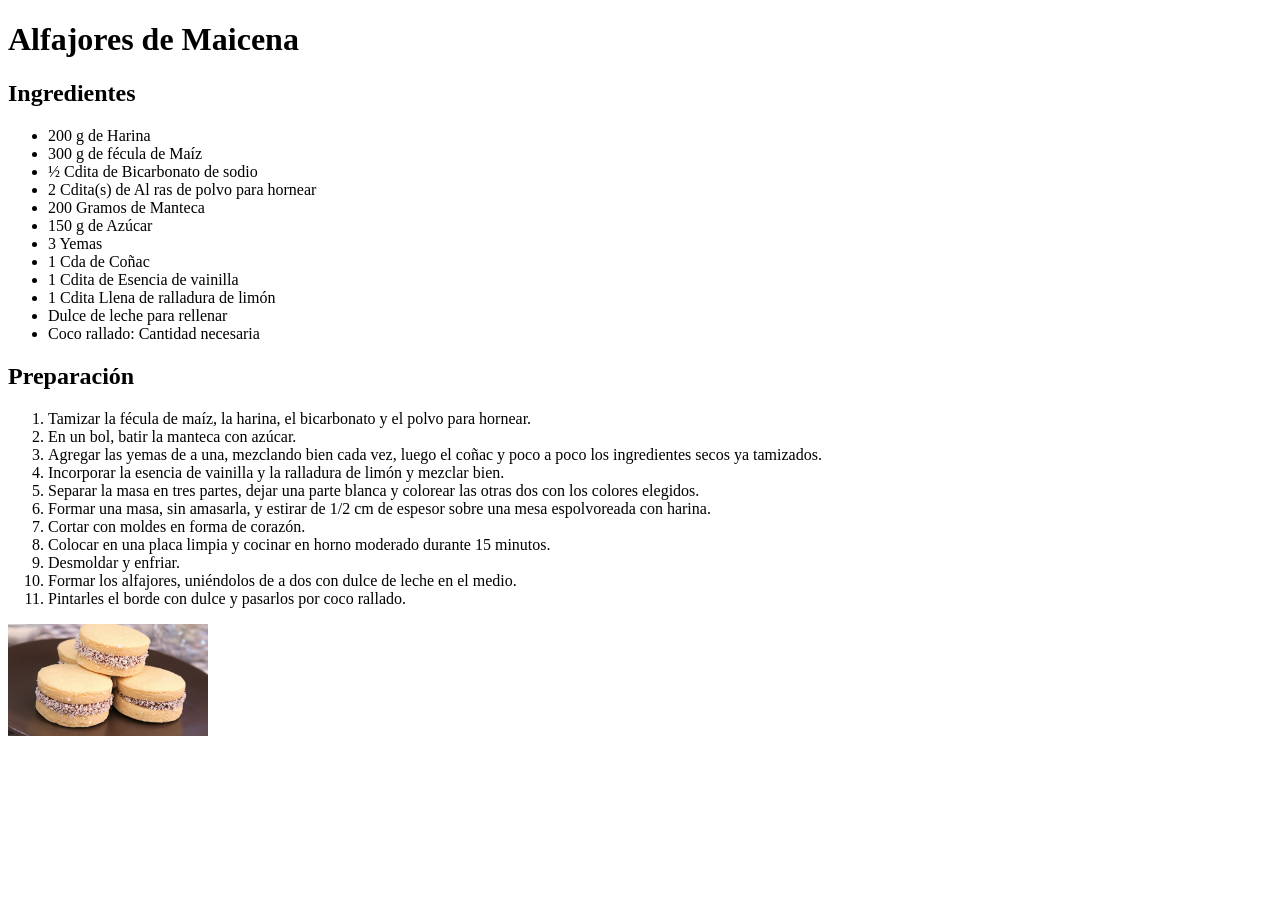
<file: Ejercicios-HTML/ej_listas.html>
<!DOCTYPE html>
<html lang="es">
<head>
    <meta charset="UTF-8">
    <title>Ejercicio Listas</title>
</head>
<body>
<!--Emplee listas No Ordenadas para los ingredientes y listas Ordenadas para los pasos-->
<!--Incluya la imagen de los alfajores de maicena bajo la receta. Agregue el atributo alt-->
<h1>Alfajores de Maicena</h1>

<h2>Ingredientes</h2>

<ul>
    <li>200 g de Harina</li>
    <li>300 g de fécula de Maíz</li>
    <li>½ Cdita de Bicarbonato de sodio</li>
    <li>2 Cdita(s) de Al ras de polvo para hornear</li>
    <li>200 Gramos de Manteca</li>
    <li>150 g de Azúcar</li>
    <li>3 Yemas</li>
    <li>1 Cda de Coñac</li>
    <li>1 Cdita de Esencia de vainilla</li>
    <li>1 Cdita Llena de ralladura de limón</li>
    <li>Dulce de leche para rellenar</li>
    <li>Coco rallado: Cantidad necesaria</li>
</ul>


<h2>Preparación</h2>
<ol>
    <li>Tamizar la fécula de maíz, la harina, el bicarbonato y el polvo para hornear.</li>
    <li>En un bol, batir la manteca con azúcar.</li>
    <li>Agregar las yemas de a una, mezclando bien cada vez, luego el coñac y poco a poco los ingredientes secos ya tamizados.</li>
    <li>Incorporar la esencia de vainilla y la ralladura de limón y mezclar bien.</li>
    <li>Separar la masa en tres partes, dejar una parte blanca y colorear las otras dos con los colores elegidos.</li>
    <li>Formar una masa, sin amasarla, y estirar de 1/2 cm de espesor sobre una mesa espolvoreada con harina.</li>
    <li>Cortar con moldes en forma de corazón.</li>
    <li>Colocar en una placa limpia y cocinar en horno moderado durante 15 minutos.</li>
    <li>Desmoldar y enfriar.</li>
    <li>Formar los alfajores, uniéndolos de a dos con dulce de leche en el medio.</li>
    <li>Pintarles el borde con dulce y pasarlos por coco rallado.</li>
</ol>
<img src="imagenes/foto_alfajores.jpg" width="200px" alt="Foto de alfajores">
</body>
</html>
</file>
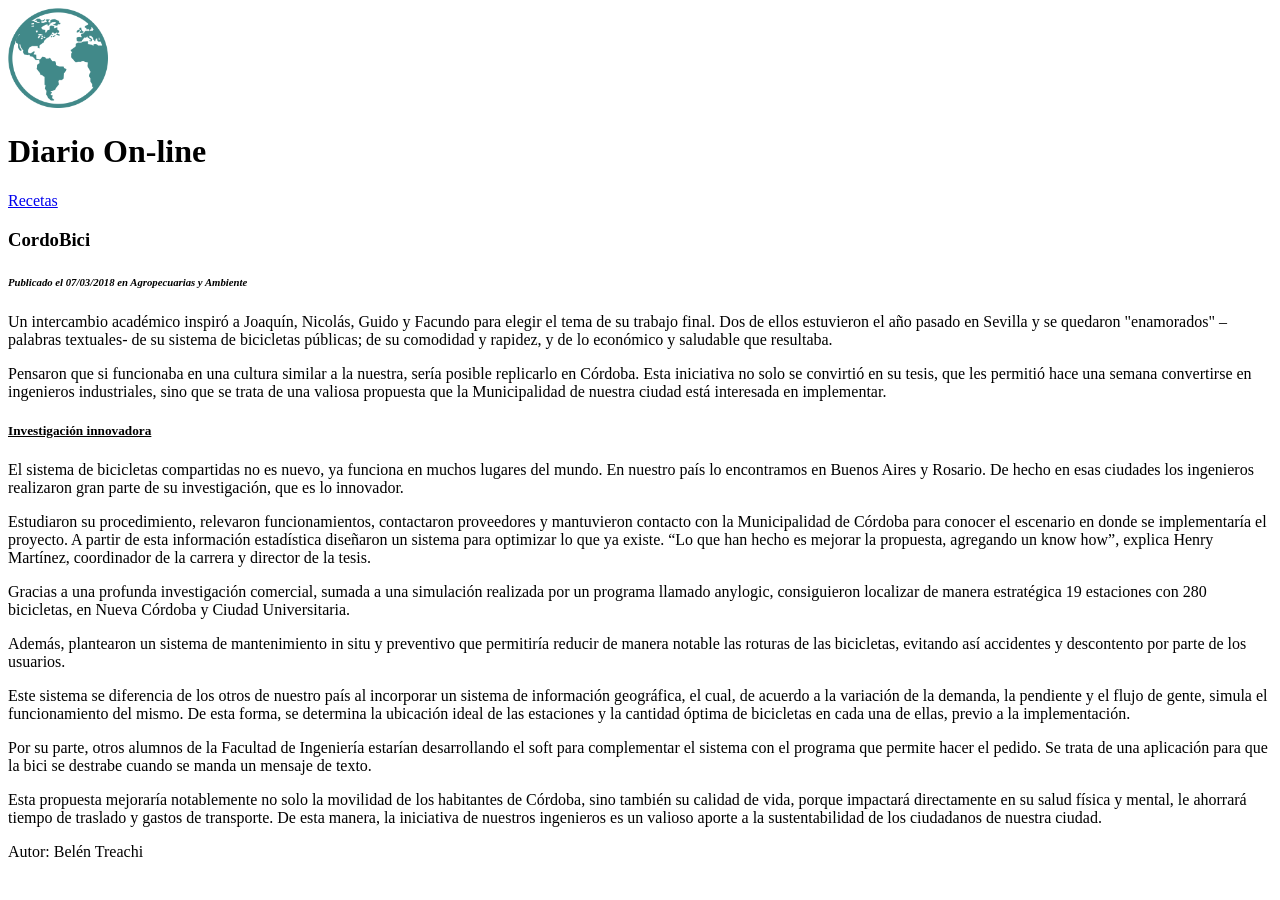
<file: Ejercicios-HTML/ej_noticia.html>
<!DOCTYPE html>
<html lang="es">
<head>
    <meta charset="UTF-8">
    <title>Ejercicio Columnas</title>
</head>
<body>
<!--Agregar la etiqueta semántica para la cabecera. La cabecera debe contener un titulo-->
<!--Separe la noticia en parrafos-->
<header>

    <img src="imagenes/logo_mundo.png" height="100px" width="100px"/>
    <h1>Diario On-line</h1>
</header>
<nav>
    <a href="ej_listas.html">Recetas</a>
</nav>
<section>
<h3>
    <strong>CordoBici</strong>
</h3>

    <h6>
        <em>Publicado el 07/03/2018 en Agropecuarias y Ambiente</em>
    </h6>

    <p>

            Un intercambio académico inspiró a Joaquín, Nicolás, Guido y Facundo para elegir el tema de su trabajo final.
            Dos de ellos estuvieron el año pasado en Sevilla y se quedaron "enamorados" –palabras textuales- de su
            sistema de bicicletas públicas; de su comodidad y rapidez, y de lo económico y saludable que resultaba.
    </p>

    <p>
            Pensaron que si funcionaba en una cultura similar a la nuestra, sería posible replicarlo en Córdoba.
            Esta iniciativa no solo se convirtió en su tesis, que les permitió hace una semana convertirse en ingenieros
            industriales, sino que se trata de una valiosa propuesta que la Municipalidad de nuestra ciudad está
            interesada en implementar.
    </p>
        
<p>
<h5>
    <u>Investigación innovadora</u>
</h5>

    </p>

    <p>

            El sistema de bicicletas compartidas no es nuevo, ya funciona en muchos lugares del mundo. En nuestro país
            lo encontramos en Buenos Aires y Rosario. De hecho en esas ciudades los ingenieros realizaron gran parte de
            su investigación, que es lo innovador.
    </p>
        

         <p>

            Estudiaron su procedimiento, relevaron funcionamientos, contactaron proveedores y mantuvieron contacto con
            la Municipalidad de Córdoba para conocer el escenario en donde se implementaría el proyecto.  A partir de
            esta información estadística diseñaron un sistema para optimizar lo que ya existe. “Lo que han hecho es
            mejorar la propuesta, agregando un know how”, explica Henry Martínez, coordinador de la carrera y director
            de la tesis.
         </p>
        

         <p>

            Gracias a una profunda investigación comercial, sumada a una simulación realizada por un programa llamado
            anylogic, consiguieron localizar de manera estratégica 19 estaciones con 280 bicicletas, en Nueva Córdoba y
            Ciudad Universitaria.
         </p>
        

         <p>

            Además, plantearon un sistema de mantenimiento in situ y preventivo que permitiría reducir de manera notable
            las roturas de las bicicletas, evitando así accidentes y descontento por parte de los usuarios.
         </p>
        

         <p>

            Este sistema se diferencia de los otros de nuestro país al incorporar un sistema de información geográfica,
            el cual, de acuerdo a la variación de la demanda, la pendiente y el flujo de gente, simula el funcionamiento
            del mismo. De esta forma, se determina la ubicación ideal de las estaciones y la cantidad óptima de
            bicicletas en cada una de ellas, previo a la implementación.
         </p>
        

         <p>

            Por su parte, otros alumnos de la Facultad de Ingeniería estarían desarrollando el soft para complementar
            el sistema con el programa que permite hacer el pedido.  Se trata de una aplicación para que la bici se
            destrabe cuando se manda un mensaje de texto.
         </p>
        

         <p>

            Esta propuesta mejoraría notablemente no solo la movilidad de los habitantes de Córdoba, sino también su
            calidad de vida, porque impactará directamente en su salud física y mental, le ahorrará tiempo de traslado
            y gastos de transporte. De esta manera, la iniciativa de nuestros ingenieros es un valioso aporte a la
            sustentabilidad de los ciudadanos de nuestra ciudad.
         </p>

</section>
<footer>
    Autor: Belén Treachi
</footer>
</body>
</html>
</file>
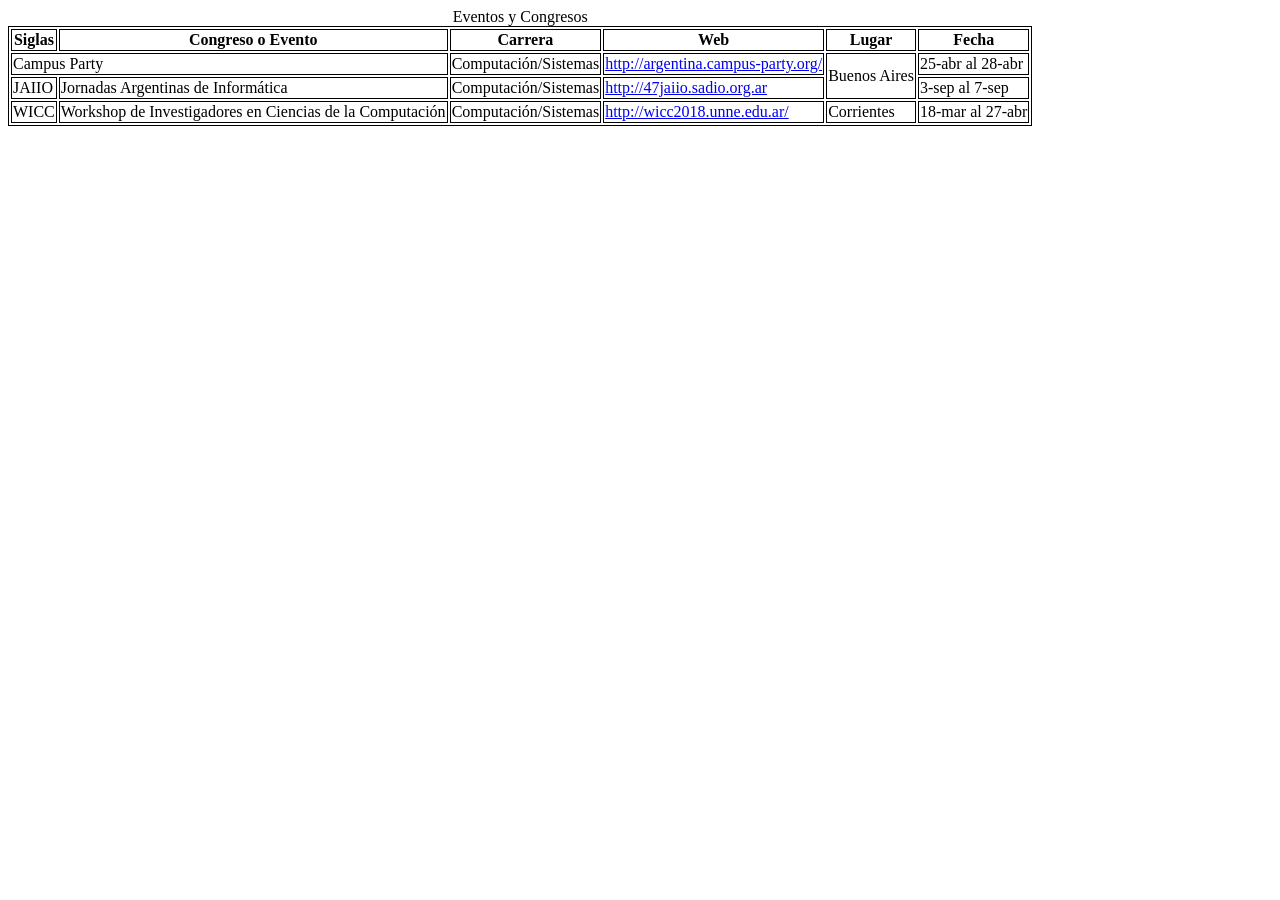
<file: Ejercicios-HTML/ej_tablas.html>
<!DOCTYPE html>
<html lang="en">
<head>
    <meta charset="UTF-8">
    <title>Tablas</title>

    <style>
        table, tr, td, th{
            border: 1px solid #000000;
        }
    </style>
</head>

<!--Cree una tabla para visualizar la  información de los diferentes congresos (emplee etiquetas semánticas de tablas)-->
<!--Elimine las siglas CPAR, y 'Campus Party' debe ocupar 2 celdas-->
<!--Como campus party y Jaiio comparten el mismo lugar, unifique las celdas que contienen 'Buenos Aires'-->
<body>

<!--Hola Mundo-->
<table>
    <caption>Eventos y Congresos</caption>
    <thead>
    <tr>
        <th>Siglas</th>
        <th>Congreso o Evento</th>
        <th>Carrera</th>
        <th>Web</th>
        <th>Lugar</th>
        <th>Fecha</th>
    </tr>
    </thead>

    <tbody>
    <tr>
        <td colspan="2">Campus Party</td>
        <td>Computación/Sistemas</td>
        <td><a href="http://argentina.campus-party.org/" target="_blank">http://argentina.campus-party.org/</a></td>
        <td rowspan="2">Buenos Aires</td>
        <td>25-abr al 28-abr</td>
    </tr>

    <tr>
        <td>JAIIO</td>
        <td>Jornadas Argentinas de Informática</td>
        <td>Computación/Sistemas</td>
        <td><a href="http://47jaiio.sadio.org.ar" target="_blank">http://47jaiio.sadio.org.ar</a></td>
        <td>3-sep al 7-sep</td>
    </tr>

    <tr>
        <td>WICC</td>
        <td>Workshop de Investigadores en Ciencias de la Computación</td>
        <td>Computación/Sistemas</td>
        <td><a href="http://wicc2018.unne.edu.ar/" target="_blank">http://wicc2018.unne.edu.ar/</a></td>
        <td>Corrientes</td>
        <td>18-mar al 27-abr</td>
    </tr>
    </tbody>

</table>

</body>
</html>
</file>
<file: Ejercicios-CSS/estiloCV.css>
div{
    border: 2px solid #e35920;
    margin: 30px 40px;
    padding: 15px;
    background-color: rgba(239, 189, 158, 100);
    border-radius: 15px;
    box-shadow: 6px 8px #cc5433;
}
#usuario{
    float: left;
    width: 10%;
    border-radius: 50%;
}
body{
    text-align: center;
    font-family: 'Poppins', sans-serif;
    background: linear-gradient(to right, #e1ee05, #e57f3c);
}
h1, h2, h3{
    text-shadow: 2px 3px #dc91a9;
}
.tituloPrincipal{
    font-weight: bold;
}
</file>
